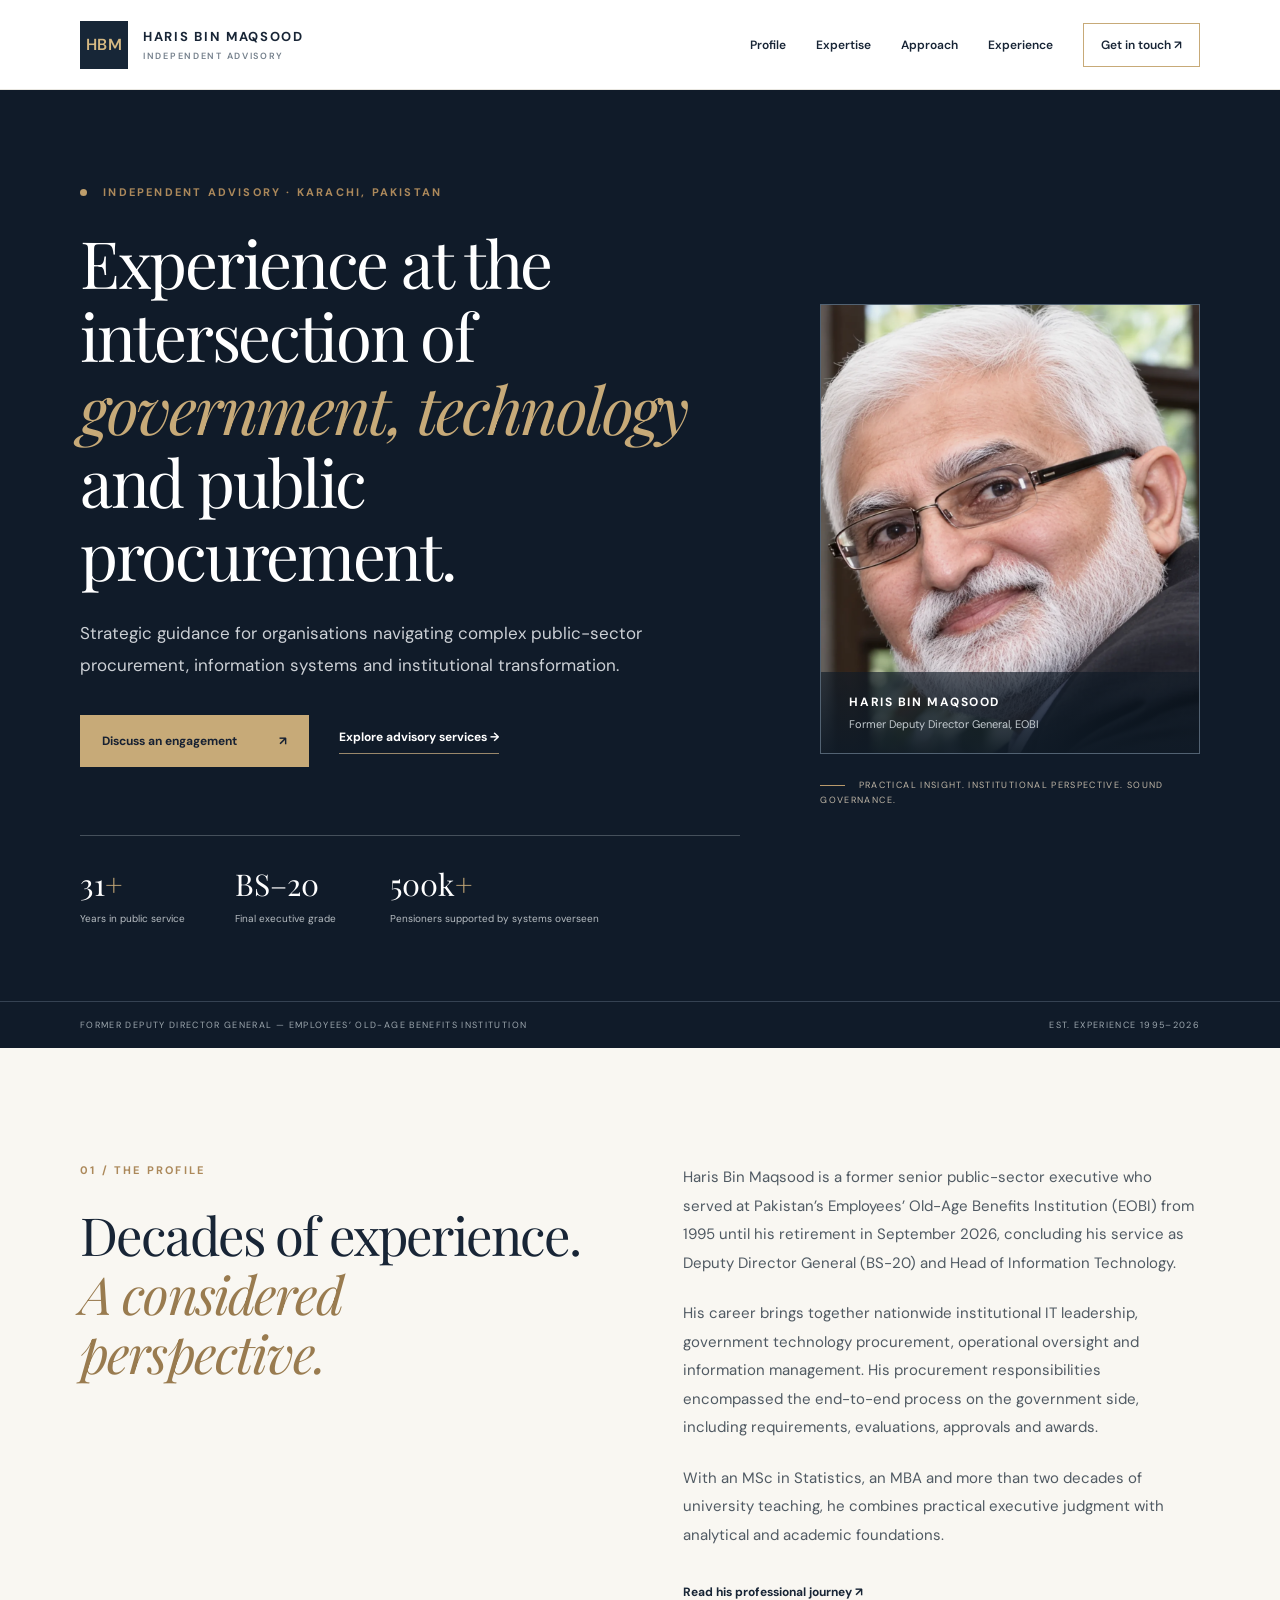
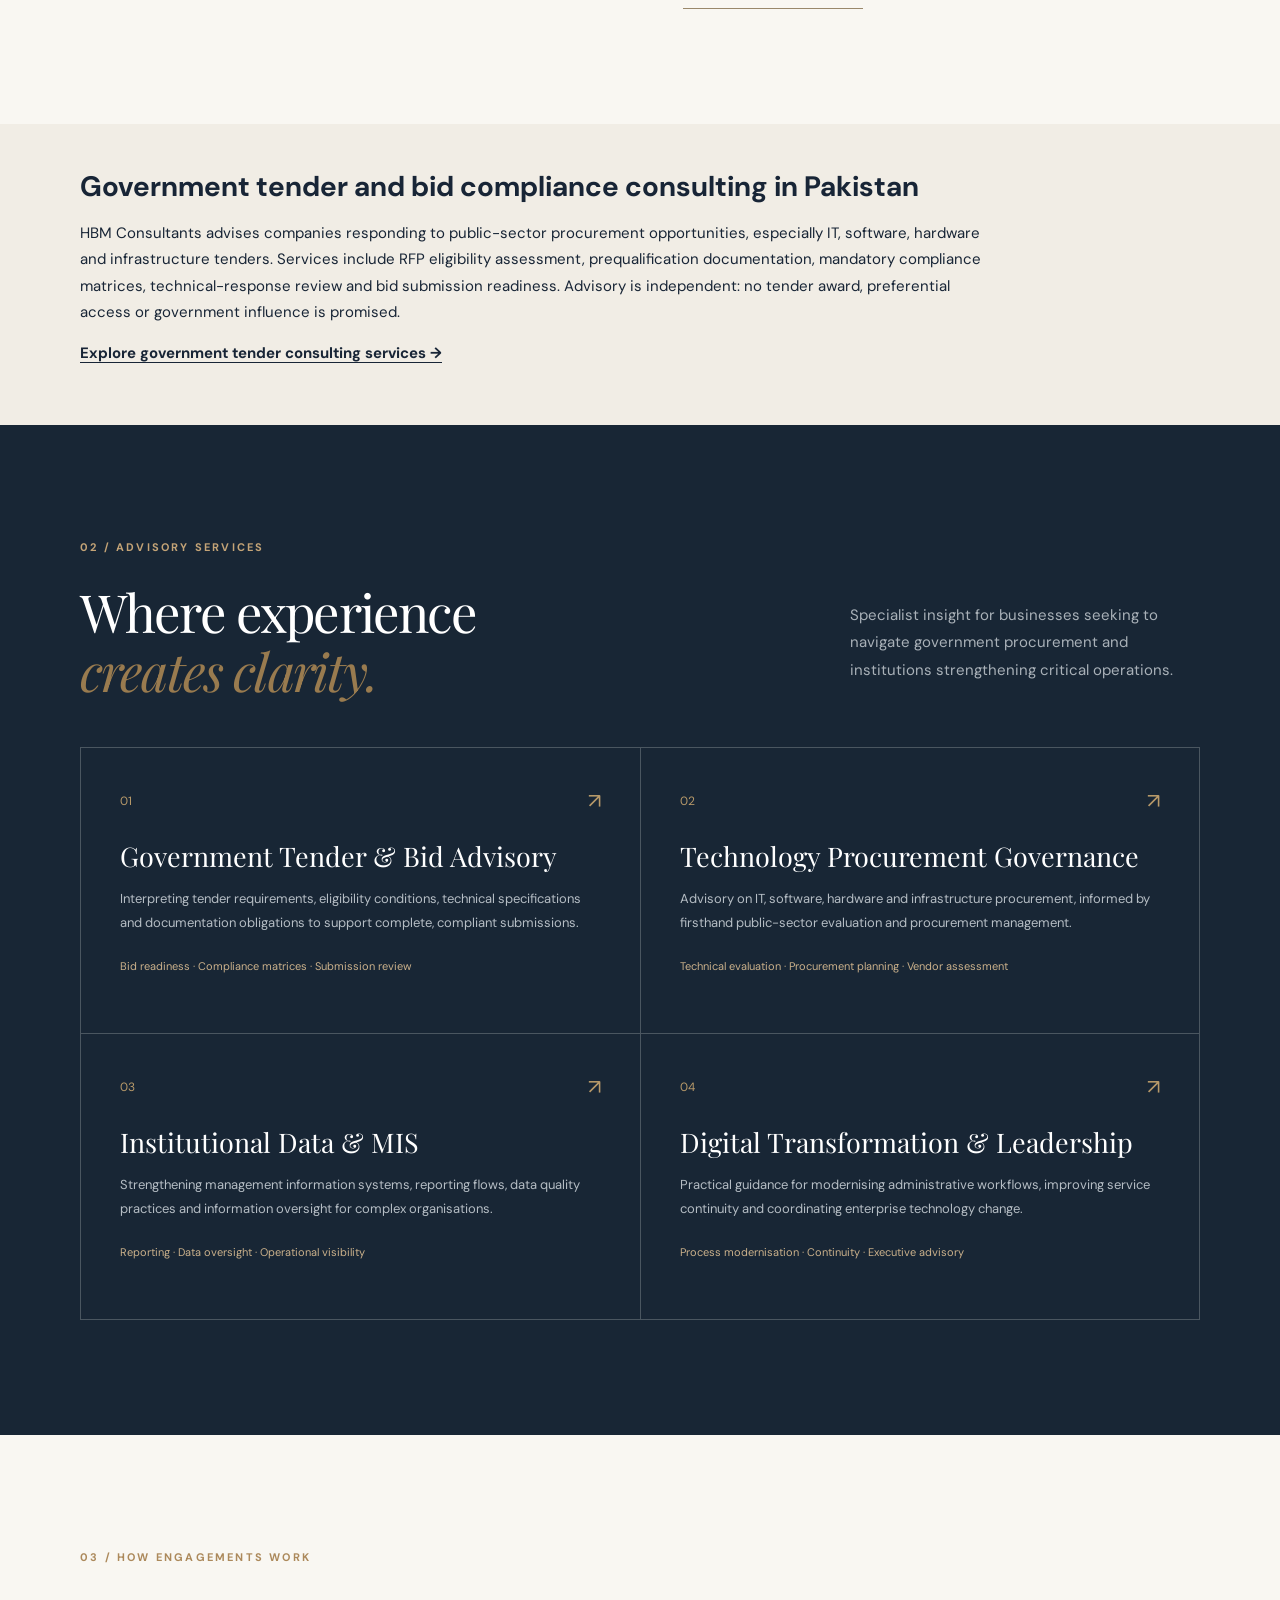
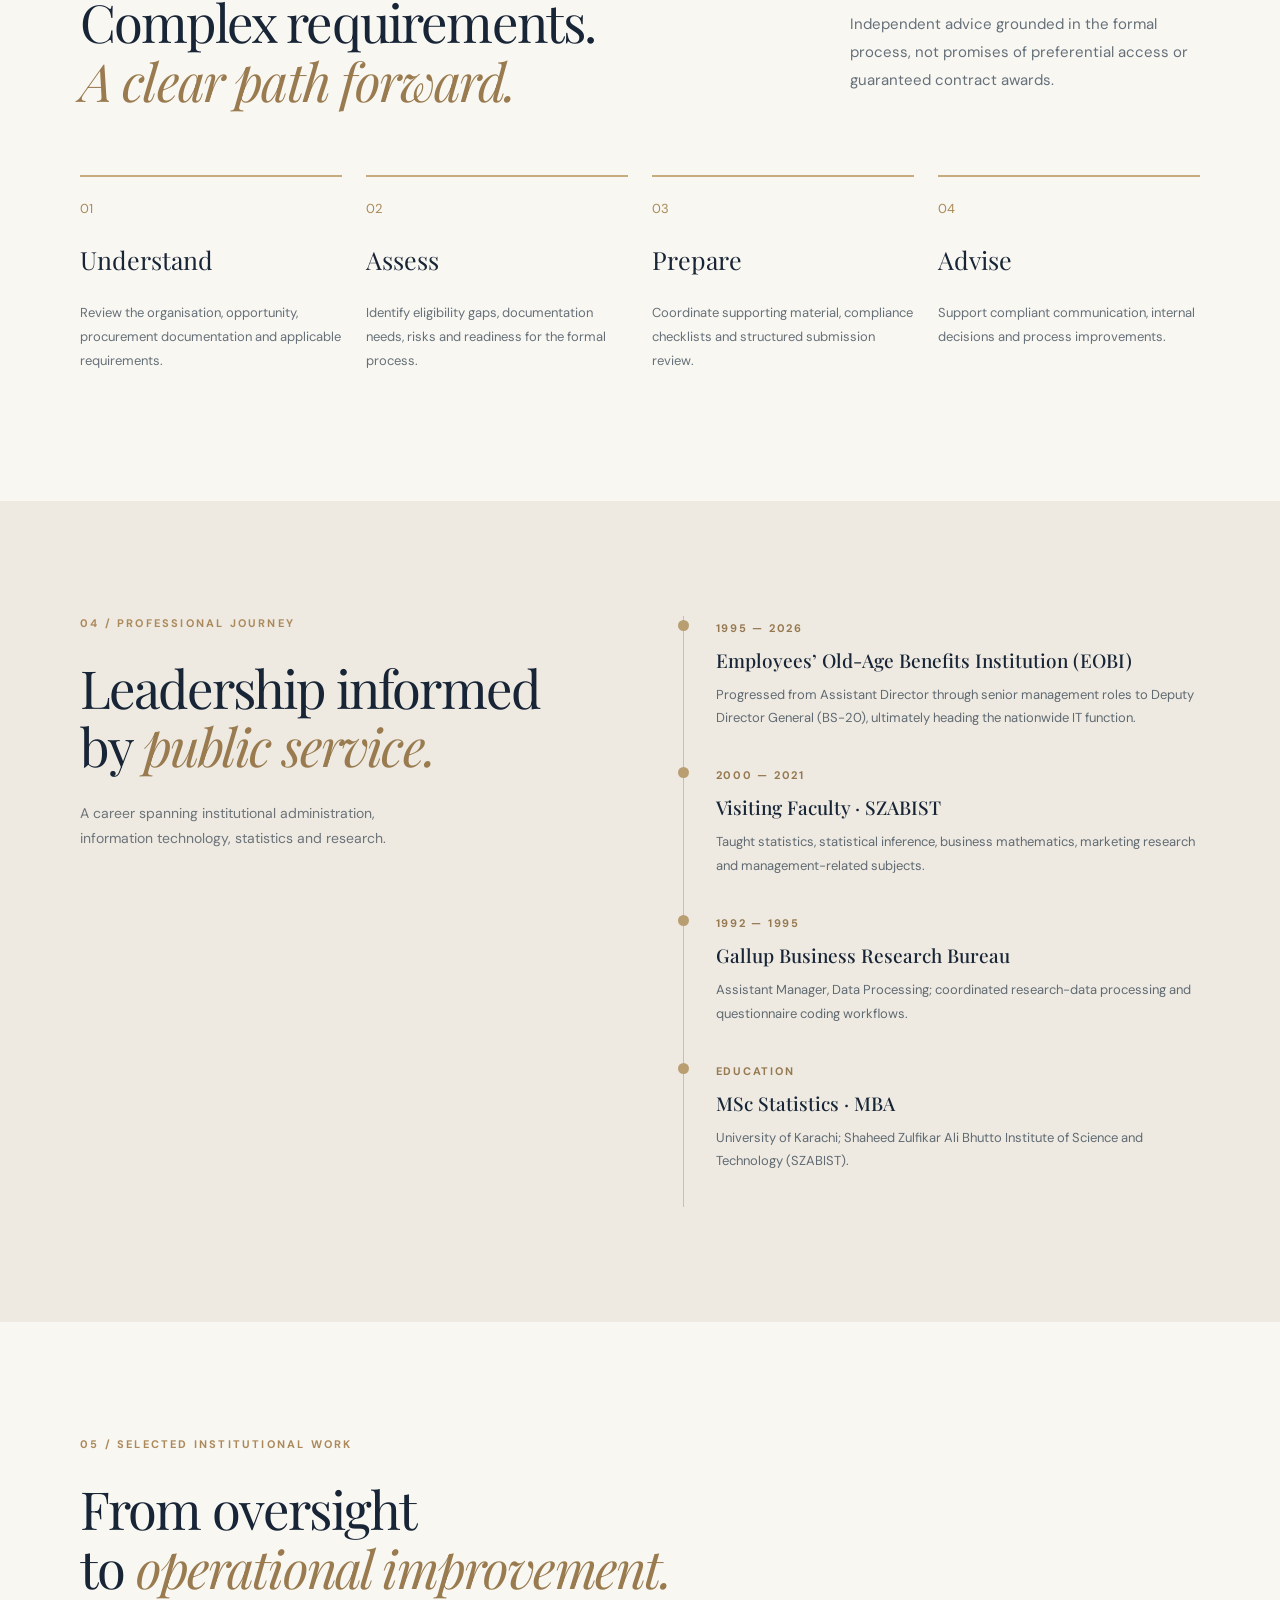
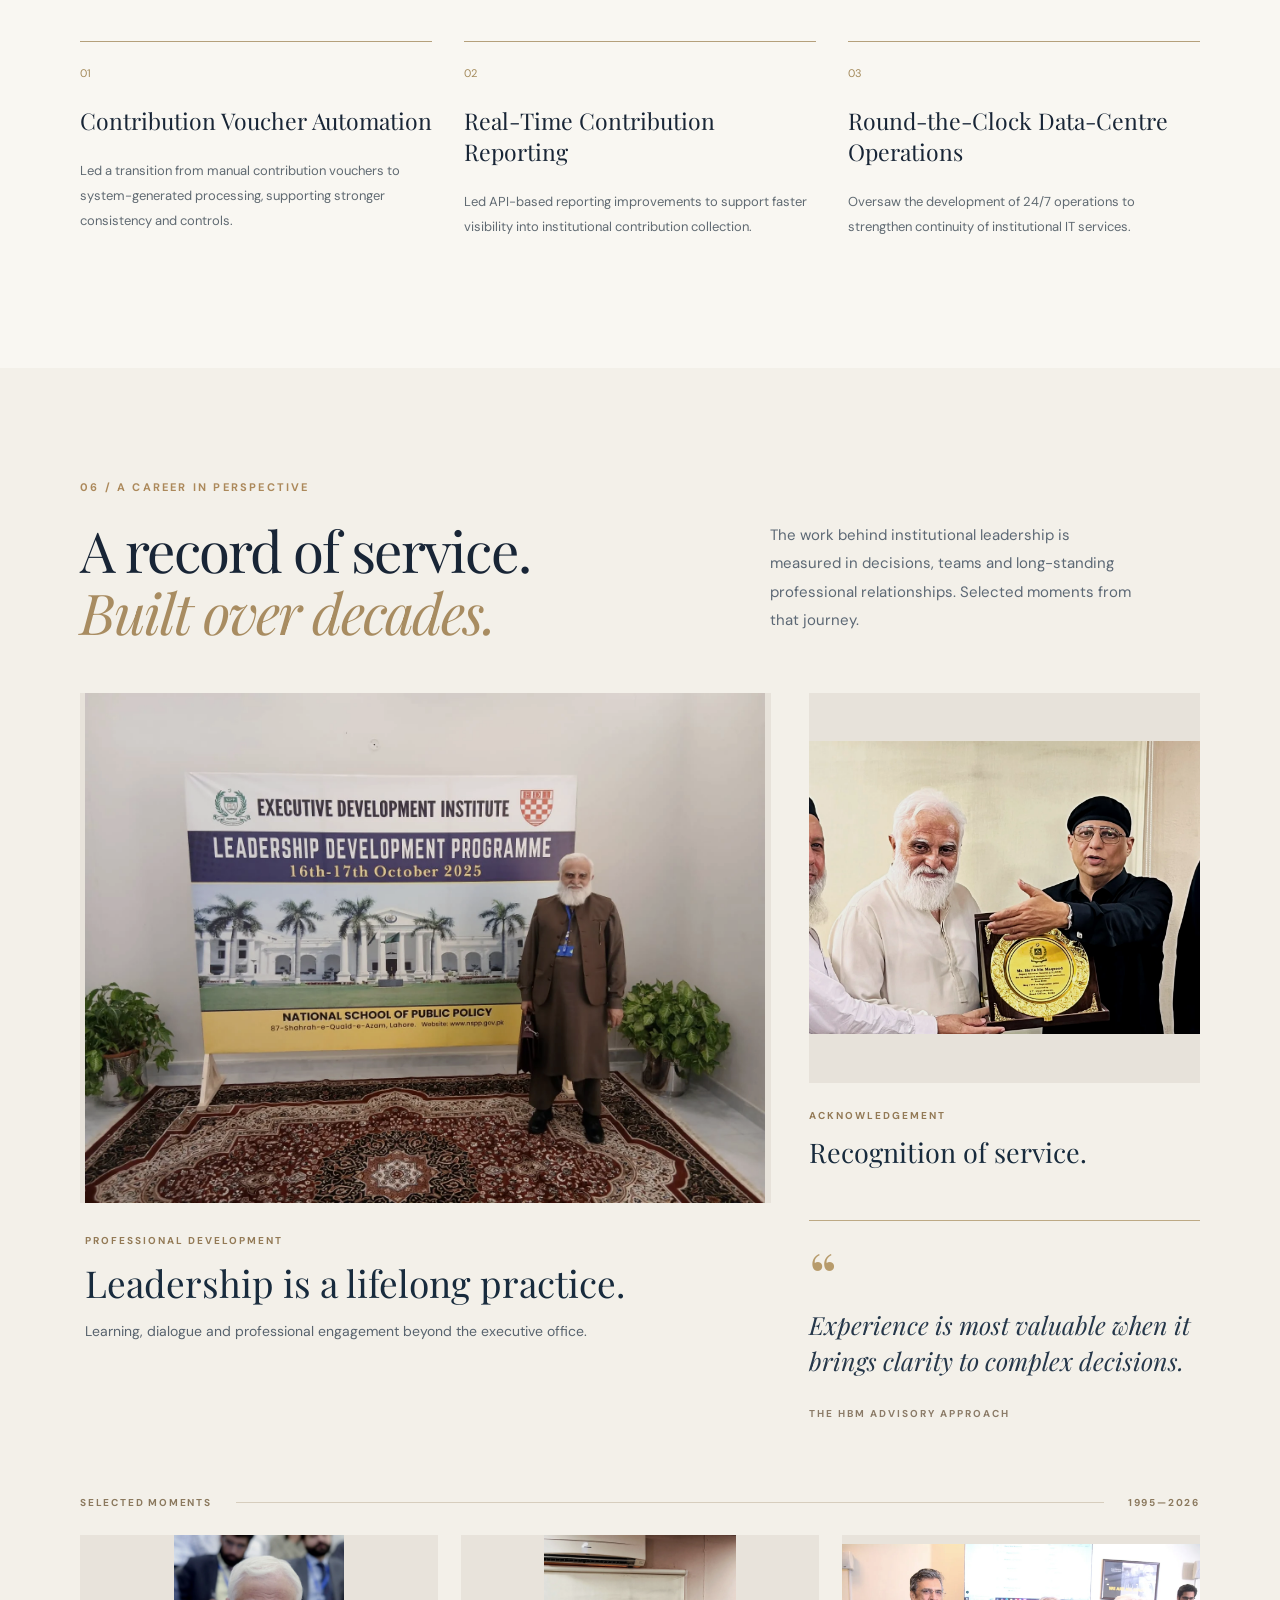
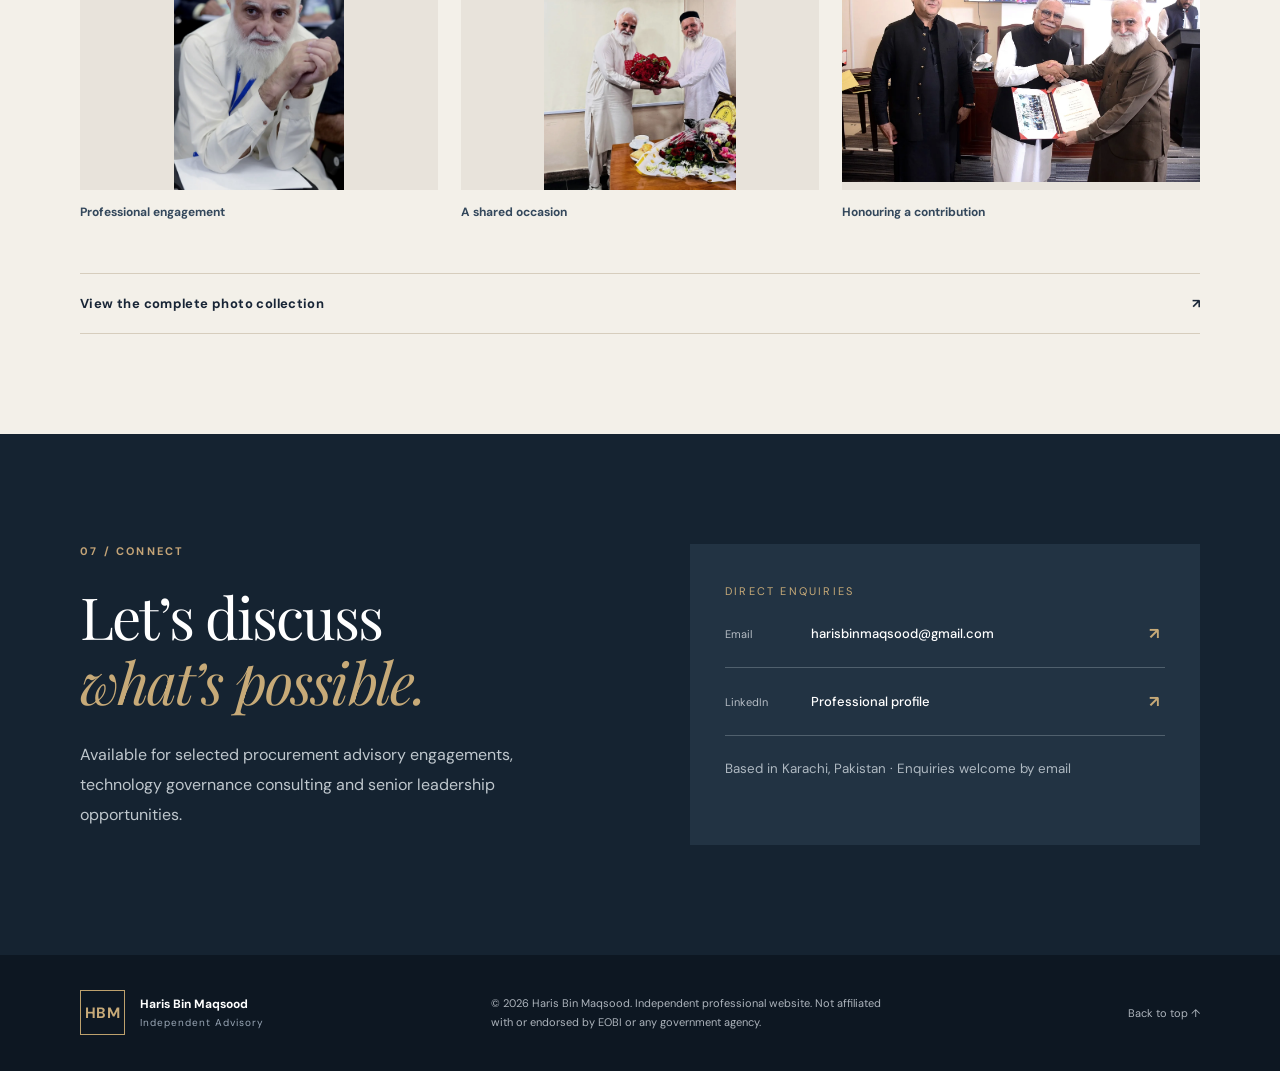
<file: index.html>
<!doctype html>
<html lang="en">
<head>
<meta charset="utf-8"><meta name="viewport" content="width=device-width,initial-scale=1"><meta name="theme-color" content="#111c2a">
<title>Government Tender & IT Procurement Consultant Pakistan | HBM</title>
<meta name="description" content="HBM Consultants provides government tender documentation, bid compliance, IT procurement and public-sector advisory in Karachi and across Pakistan. Led by Haris Bin Maqsood.">
<link rel="canonical" href="https://hbm-consultants.com/"><meta name="robots" content="index,follow,max-image-preview:large"><meta property="og:url" content="https://hbm-consultants.com/"><meta property="og:site_name" content="HBM Consultants"><meta property="og:title" content="Government Tender & IT Procurement Advisory | HBM Consultants"><meta property="og:description" content="Government tender documentation, bid compliance, IT procurement and technology governance advisory across Pakistan."><meta property="og:type" content="website">
<link rel="icon" href="favicon.svg" type="image/svg+xml"><link rel="stylesheet" href="styles.css">
<script type="application/ld+json">{"@context":"https://schema.org","@type":"Person","name":"Haris Bin Maqsood","jobTitle":"Independent Public Procurement and Technology Governance Advisor","address":{"@type":"PostalAddress","addressLocality":"Karachi","addressCountry":"PK"},"sameAs":["https://www.linkedin.com/in/haris-maqsood-73508753/"]}</script>
<style>.seo-service-intro{background:#f1ede5;padding:44px 0}.seo-service-intro h2{font-size:clamp(1.35rem,2.2vw,1.9rem);margin:0 0 12px}.seo-service-intro p{max-width:920px;line-height:1.75;font-size:15px}.seo-service-intro a{font-weight:700;text-decoration:underline;text-underline-offset:4px}</style></head>
<body>
<header class="header" id="top"><div class="wrap nav"><a class="brand" href="#top"><span class="brandmark">HBM</span><span>HARIS BIN MAQSOOD<small>INDEPENDENT ADVISORY</small></span></a><button class="menu" id="menu" aria-label="Toggle menu" aria-expanded="false">☰</button><nav id="navigation"><a href="#about">Profile</a><a href="#expertise">Expertise</a><a href="#approach">Approach</a><a href="#career">Experience</a><a class="nav-contact" href="#contact">Get in touch ↗</a></nav></div></header>
<main>
<section class="hero"><div class="wrap hero-grid"><div class="hero-copy"><div class="eyebrow"><span class="dot"></span> INDEPENDENT ADVISORY · KARACHI, PAKISTAN</div><h1>Experience at the intersection of <em>government, technology</em> and public procurement.</h1><p class="lead">Strategic guidance for organisations navigating complex public-sector procurement, information systems and institutional transformation.</p><div class="actions"><a class="btn gold" href="#contact">Discuss an engagement <span>↗</span></a><a class="text-link" href="#expertise">Explore advisory services <span>→</span></a></div><div class="numbers"><div><strong>31<span>+</span></strong><small>Years in public service</small></div><div><strong>BS–20</strong><small>Final executive grade</small></div><div><strong>500k<span>+</span></strong><small>Pensioners supported by systems overseen</small></div></div></div><div class="hero-side"><div class="portrait"><img class="hero-photo" src="assets/leadership-portrait.webp" alt="Portrait of Haris Bin Maqsood" fetchpriority="high" width="1254" height="1254"><div class="portrait-caption"><span>HARIS BIN MAQSOOD</span><small>Former Deputy Director General, EOBI</small></div></div><div class="side-note"><span class="line"></span> PRACTICAL INSIGHT. INSTITUTIONAL PERSPECTIVE. SOUND GOVERNANCE.</div></div></div><div class="hero-bottom"><div class="wrap"><span>FORMER DEPUTY DIRECTOR GENERAL — EMPLOYEES’ OLD-AGE BENEFITS INSTITUTION</span><span>EST. EXPERIENCE 1995–2026</span></div></div></section>
<section class="section about" id="about"><div class="wrap two-col"><div><div class="section-index">01 / THE PROFILE</div><h2>Decades of experience.<br><em>A considered perspective.</em></h2></div><div class="prose"><p>Haris Bin Maqsood is a former senior public-sector executive who served at Pakistan’s Employees’ Old-Age Benefits Institution (EOBI) from 1995 until his retirement in September 2026, concluding his service as Deputy Director General (BS-20) and Head of Information Technology.</p><p>His career brings together nationwide institutional IT leadership, government technology procurement, operational oversight and information management. His procurement responsibilities encompassed the end-to-end process on the government side, including requirements, evaluations, approvals and awards.</p><p>With an MSc in Statistics, an MBA and more than two decades of university teaching, he combines practical executive judgment with analytical and academic foundations.</p><a class="inline-link" href="#career">Read his professional journey <span>↗</span></a></div></div></section>
<section class="seo-service-intro" aria-label="Tender and procurement consultancy"><div class="wrap"><h2>Government tender and bid compliance consulting in Pakistan</h2><p>HBM Consultants advises companies responding to public-sector procurement opportunities, especially IT, software, hardware and infrastructure tenders. Services include RFP eligibility assessment, prequalification documentation, mandatory compliance matrices, technical-response review and bid submission readiness. Advisory is independent: no tender award, preferential access or government influence is promised.</p><p><a href="government-tender-consultancy.html">Explore government tender consulting services →</a></p></div></section>
<section class="section dark" id="expertise"><div class="wrap"><div class="section-index light">02 / ADVISORY SERVICES</div><div class="section-heading"><h2>Where experience<br><em>creates clarity.</em></h2><p>Specialist insight for businesses seeking to navigate government procurement and institutions strengthening critical operations.</p></div><div class="services"><article class="service"><div class="service-top"><span>01</span><span class="service-symbol">↗</span></div><h3>Government Tender & Bid Advisory</h3><p>Interpreting tender requirements, eligibility conditions, technical specifications and documentation obligations to support complete, compliant submissions.</p><div class="tags">Bid readiness · Compliance matrices · Submission review</div></article><article class="service"><div class="service-top"><span>02</span><span class="service-symbol">↗</span></div><h3>Technology Procurement Governance</h3><p>Advisory on IT, software, hardware and infrastructure procurement, informed by firsthand public-sector evaluation and procurement management.</p><div class="tags">Technical evaluation · Procurement planning · Vendor assessment</div></article><article class="service"><div class="service-top"><span>03</span><span class="service-symbol">↗</span></div><h3>Institutional Data & MIS</h3><p>Strengthening management information systems, reporting flows, data quality practices and information oversight for complex organisations.</p><div class="tags">Reporting · Data oversight · Operational visibility</div></article><article class="service"><div class="service-top"><span>04</span><span class="service-symbol">↗</span></div><h3>Digital Transformation & Leadership</h3><p>Practical guidance for modernising administrative workflows, improving service continuity and coordinating enterprise technology change.</p><div class="tags">Process modernisation · Continuity · Executive advisory</div></article></div></div></section>
<section class="section approach" id="approach"><div class="wrap"><div class="section-index">03 / HOW ENGAGEMENTS WORK</div><div class="section-heading"><h2>Complex requirements.<br><em>A clear path forward.</em></h2><p>Independent advice grounded in the formal process, not promises of preferential access or guaranteed contract awards.</p></div><div class="steps"><div><span>01</span><h3>Understand</h3><p>Review the organisation, opportunity, procurement documentation and applicable requirements.</p></div><div><span>02</span><h3>Assess</h3><p>Identify eligibility gaps, documentation needs, risks and readiness for the formal process.</p></div><div><span>03</span><h3>Prepare</h3><p>Coordinate supporting material, compliance checklists and structured submission review.</p></div><div><span>04</span><h3>Advise</h3><p>Support compliant communication, internal decisions and process improvements.</p></div></div></div></section>
<section class="section career" id="career"><div class="wrap two-col"><div><div class="section-index">04 / PROFESSIONAL JOURNEY</div><h2>Leadership informed<br>by <em>public service.</em></h2><p class="muted">A career spanning institutional administration, information technology, statistics and research.</p></div><div class="timeline"><div class="event"><small>1995 — 2026</small><h3>Employees’ Old-Age Benefits Institution (EOBI)</h3><p>Progressed from Assistant Director through senior management roles to Deputy Director General (BS-20), ultimately heading the nationwide IT function.</p></div><div class="event"><small>2000 — 2021</small><h3>Visiting Faculty · SZABIST</h3><p>Taught statistics, statistical inference, business mathematics, marketing research and management-related subjects.</p></div><div class="event"><small>1992 — 1995</small><h3>Gallup Business Research Bureau</h3><p>Assistant Manager, Data Processing; coordinated research-data processing and questionnaire coding workflows.</p></div><div class="event"><small>EDUCATION</small><h3>MSc Statistics · MBA</h3><p>University of Karachi; Shaheed Zulfikar Ali Bhutto Institute of Science and Technology (SZABIST).</p></div></div></div></section>
<section class="section impact"><div class="wrap"><div class="section-index">05 / SELECTED INSTITUTIONAL WORK</div><h2>From oversight<br>to <em>operational improvement.</em></h2><div class="impact-grid"><article><div class="rule"></div><span>01</span><h3>Contribution Voucher Automation</h3><p>Led a transition from manual contribution vouchers to system-generated processing, supporting stronger consistency and controls.</p></article><article><div class="rule"></div><span>02</span><h3>Real-Time Contribution Reporting</h3><p>Led API-based reporting improvements to support faster visibility into institutional contribution collection.</p></article><article><div class="rule"></div><span>03</span><h3>Round-the-Clock Data-Centre Operations</h3><p>Oversaw the development of 24/7 operations to strengthen continuity of institutional IT services.</p></article></div></div></section>
<section class="editorial-section" id="gallery" aria-labelledby="gallery-title">
<div class="wrap">
  <div class="editorial-intro">
    <div><div class="section-index">06 / A CAREER IN PERSPECTIVE</div>
    <h2 id="gallery-title">A record of service.<br><em>Built over decades.</em></h2></div>
    <p>The work behind institutional leadership is measured in decisions, teams and long-standing professional relationships. Selected moments from that journey.</p>
  </div>
  <div class="story-layout">
    <figure class="story-lead">
      <div class="photo-mat photo-mat-wide"><img src="assets/leadership-programme.webp" alt="Haris Bin Maqsood participating in a professional leadership programme" loading="lazy" decoding="async"></div>
      <figcaption><span class="story-kicker">Professional development</span><h3>Leadership is a lifelong practice.</h3><p>Learning, dialogue and professional engagement beyond the executive office.</p></figcaption>
    </figure>
    <div class="story-side">
      <figure class="story-feature">
        <div class="photo-mat"><img src="assets/award-presentation.webp" alt="A formal award presentation with colleagues" loading="lazy" decoding="async"></div>
        <figcaption><span class="story-kicker">Acknowledgement</span><h3>Recognition of service.</h3></figcaption>
      </figure>
      <div class="story-quote"><span class="quote-mark">“</span><p>Experience is most valuable when it brings clarity to complex decisions.</p><span class="quote-credit">THE HBM ADVISORY APPROACH</span></div>
    </div>
  </div>
  <div class="moments-divider"><span>SELECTED MOMENTS</span><div></div><span>1995—2026</span></div>
  <div class="moments-row">
    <figure><div class="moment-frame"><img src="assets/ceremony-portrait.webp" alt="Haris Bin Maqsood at a professional gathering" loading="lazy"></div><figcaption>Professional engagement</figcaption></figure>
    <figure><div class="moment-frame"><img src="assets/event-bouquet.webp" alt="Colleagues exchanging a bouquet during a formal event" loading="lazy"></div><figcaption>A shared occasion</figcaption></figure>
    <figure><div class="moment-frame"><img src="assets/official-recognition.webp" alt="Haris Bin Maqsood being presented with a commemorative plaque" loading="lazy"></div><figcaption>Honouring a contribution</figcaption></figure>
  </div>
  <details class="photo-archive"><summary>View the complete photo collection <span aria-hidden="true">↗</span></summary>
    <p>Additional approved portraits and professional imagery.</p>
    <div class="archive-grid">
      <figure><img src="assets/executive-boardroom.webp" alt="Boardroom photograph of Haris Bin Maqsood" loading="lazy"></figure>
      <figure><img src="assets/boardroom-review.webp" alt="A senior executive at a meeting table" loading="lazy"></figure>
      <figure><img src="assets/professional-honour.webp" alt="Haris Bin Maqsood at a formal recognition event" loading="lazy"></figure>
      <figure><img src="assets/leadership-portrait.webp" alt="Portrait of Haris Bin Maqsood" loading="lazy"></figure>
    </div>
  </details>
</div></section>
<section class="contact-section" id="contact"><div class="wrap contact-grid"><div><div class="section-index light">07 / CONNECT</div><h2>Let’s discuss<br><em>what’s possible.</em></h2><p>Available for selected procurement advisory engagements, technology governance consulting and senior leadership opportunities.</p></div><div class="contact-card"><span>DIRECT ENQUIRIES</span><a class="contact-line" href="mailto:harisbinmaqsood@gmail.com?subject=Professional%20Advisory%20Enquiry"><span>Email</span><strong>harisbinmaqsood@gmail.com</strong><b>↗</b></a><a class="contact-line" href="https://www.linkedin.com/in/haris-maqsood-73508753/" target="_blank" rel="noopener noreferrer"><span>LinkedIn</span><strong>Professional profile</strong><b>↗</b></a><small>Based in Karachi, Pakistan · Enquiries welcome by email</small></div></div></section>
</main><footer class="footer"><div class="wrap"><div><strong>HBM</strong><span>Haris Bin Maqsood <small>Independent Advisory</small></span></div><p>© <span id="year">2026</span> Haris Bin Maqsood. Independent professional website. Not affiliated with or endorsed by EOBI or any government agency.</p><a href="#top">Back to top ↑</a></div></footer>
<script src="script.js"></script></body></html>
</file>
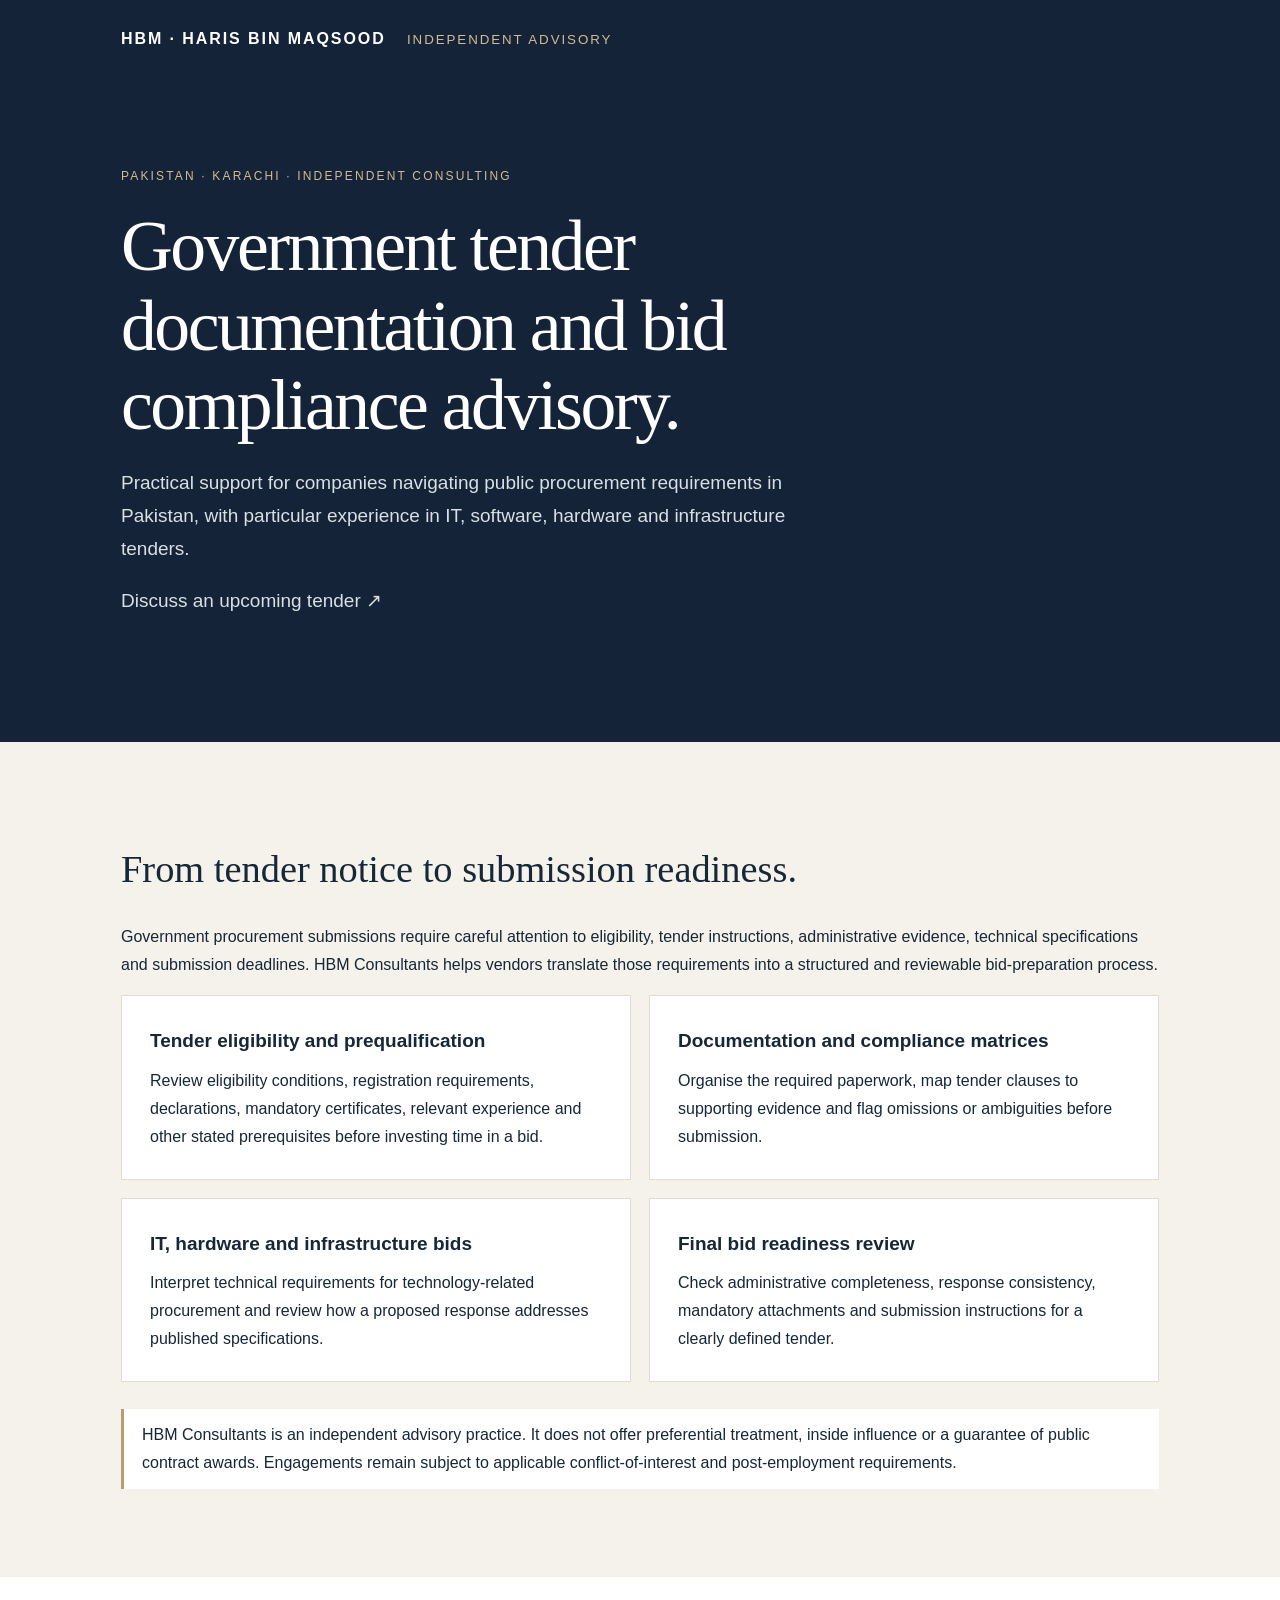
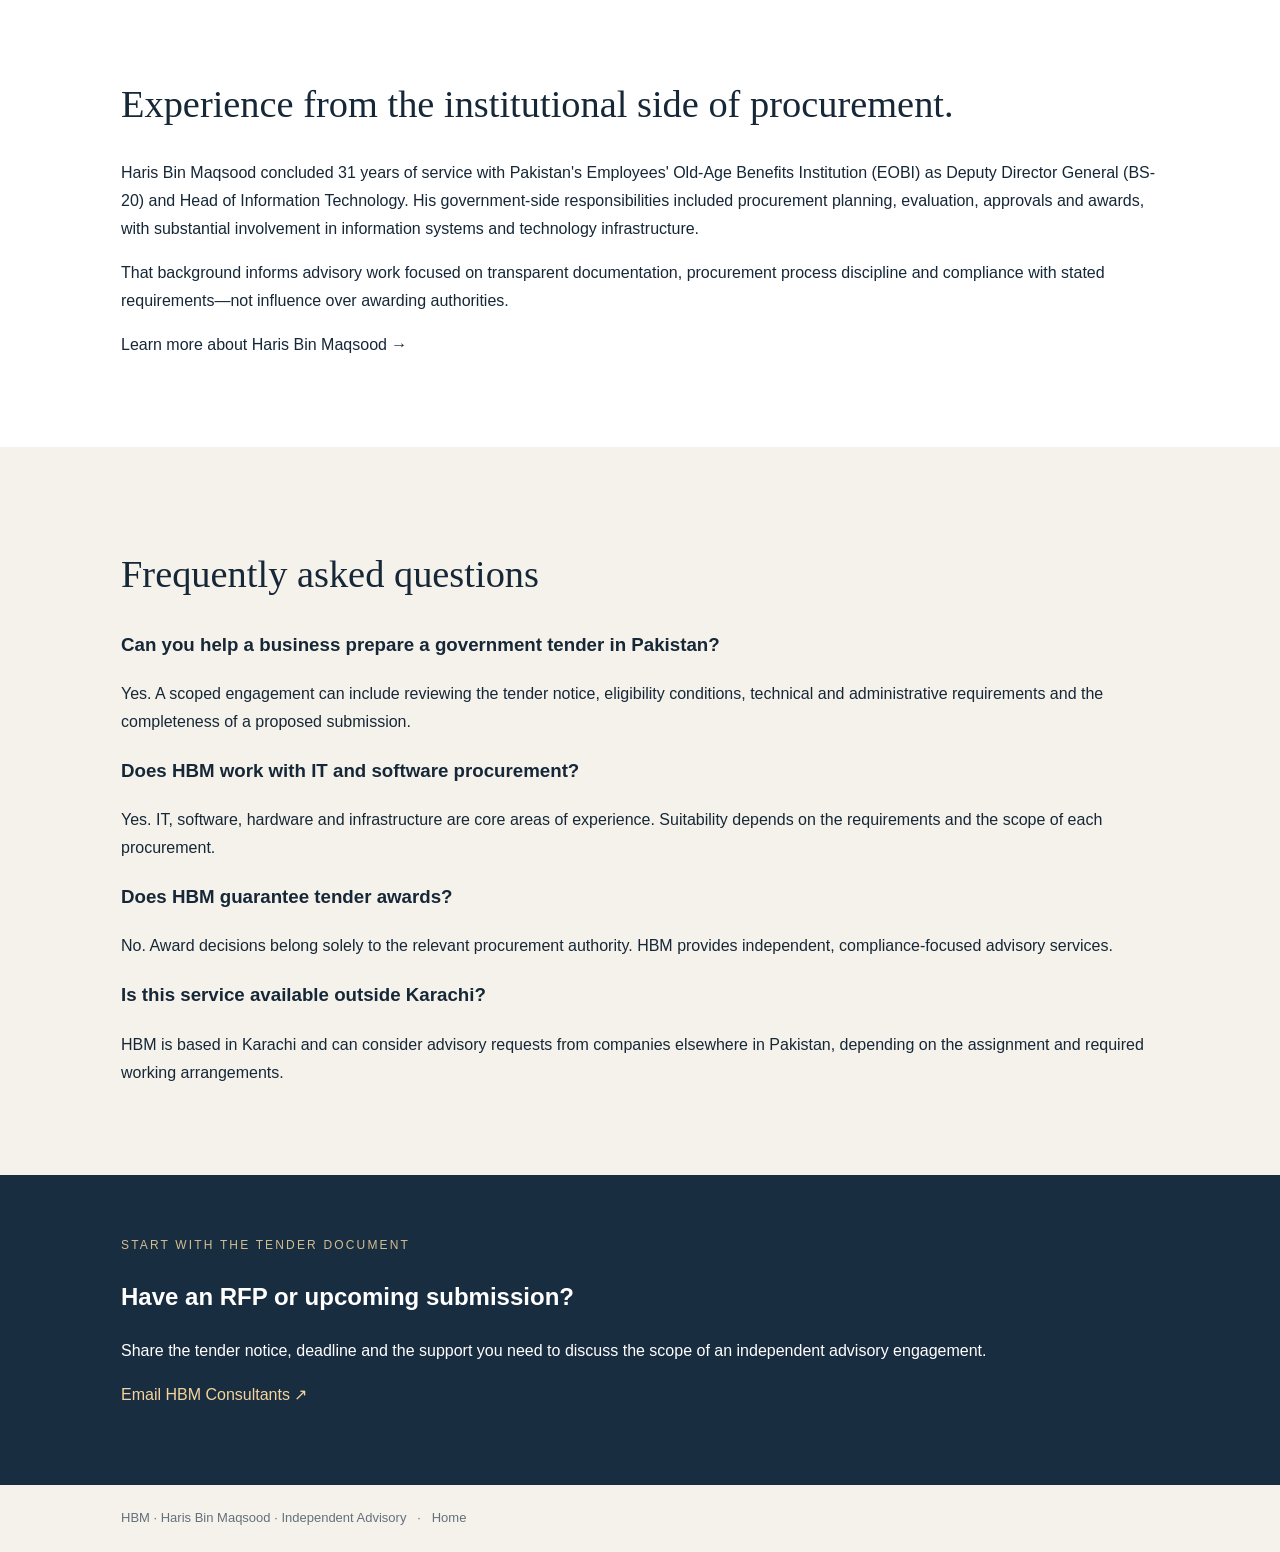
<file: government-tender-consultancy.html>
<!doctype html>
<html lang="en"><head><meta charset="utf-8"><meta name="viewport" content="width=device-width,initial-scale=1">
<title>Government Tender Consultant Pakistan | Bid Documentation & Compliance | HBM</title>
<meta name="description" content="Independent government tender consulting in Pakistan: bid documentation, RFP eligibility reviews, compliance checklists and IT procurement advisory from HBM Consultants.">
<meta name="robots" content="index,follow,max-image-preview:large"><link rel="canonical" href="https://hbm-consultants.com/government-tender-consultancy.html">
<link rel="icon" href="favicon.svg" type="image/svg+xml"><link rel="stylesheet" href="styles.css">
<meta property="og:type" content="website"><meta property="og:title" content="Government Tender & Bid Compliance Consulting | HBM"><meta property="og:url" content="https://hbm-consultants.com/government-tender-consultancy.html">
<meta property="og:description" content="Practical tender documentation, eligibility, compliance and IT procurement advisory in Pakistan.">
<script type="application/ld+json">{"@context":"https://schema.org","@type":"Service","name":"Government Tender Documentation and Bid Compliance Advisory","serviceType":"Government tender documentation and bid compliance advisory","areaServed":{"@type":"Country","name":"Pakistan"},"provider":{"@type":"Organization","name":"HBM Consultants","url":"https://hbm-consultants.com/"},"description":"Independent tender eligibility, documentation, compliance matrix and technical bid response review, especially for government IT, software, hardware and infrastructure procurement."}</script>
<style>body{margin:0;background:#f5f2eb;color:#162737;font-family:Arial,Helvetica,sans-serif;line-height:1.75}a{color:inherit}.wrap-seo{max-width:1090px;margin:auto;padding:0 26px}.topbar{padding:25px 0;background:#142337;color:white}.topbar a{text-decoration:none;font-weight:bold;letter-spacing:.12em}.topbar small{color:#d1bd92;font-weight:normal;margin-left:15px}.hero-seo{background:#142337;color:white;padding:88px 0 105px}.eyebrow-seo{text-transform:uppercase;letter-spacing:.18em;font-size:12px;color:#d1bd92}.hero-seo h1{max-width:910px;font:normal clamp(2.6rem,5.6vw,5.4rem)/1.11 Georgia,serif;letter-spacing:-.035em;margin:20px 0}.hero-seo p{max-width:690px;color:#d8e0e5;font-size:19px}.sections-seo{padding:72px 0}.sections-seo h2{font:normal clamp(1.8rem,3vw,2.7rem)/1.2 Georgia,serif}.grid-seo{display:grid;grid-template-columns:repeat(2,minmax(0,1fr));gap:18px}.panel-seo{background:#fff;border:1px solid #e2dbcf;padding:28px}.panel-seo h3{margin:0 0 9px;font-size:19px}.panel-seo p{margin:0}.note-seo{border-left:3px solid #b89e6d;padding:12px 18px;background:#fff;margin-top:27px}.cta-seo{background:#192d40;color:white;padding:60px 0}.cta-seo a{color:#f4d39c}.footer-seo{padding:22px 0;font-size:13px;color:#64707c}@media(max-width:660px){.grid-seo{grid-template-columns:1fr}.hero-seo{padding:58px 0}.topbar small{display:block;margin-left:0}}</style></head>
<body>
<header class="topbar"><div class="wrap-seo"><a href="/">HBM · HARIS BIN MAQSOOD <small>INDEPENDENT ADVISORY</small></a></div></header>
<main><section class="hero-seo"><div class="wrap-seo"><div class="eyebrow-seo">Pakistan · Karachi · Independent consulting</div><h1>Government tender documentation and bid compliance advisory.</h1><p>Practical support for companies navigating public procurement requirements in Pakistan, with particular experience in IT, software, hardware and infrastructure tenders.</p><p><a href="#contact">Discuss an upcoming tender ↗</a></p></div></section>
<section class="sections-seo"><div class="wrap-seo"><h2>From tender notice to submission readiness.</h2><p>Government procurement submissions require careful attention to eligibility, tender instructions, administrative evidence, technical specifications and submission deadlines. HBM Consultants helps vendors translate those requirements into a structured and reviewable bid-preparation process.</p><div class="grid-seo">
<article class="panel-seo"><h3>Tender eligibility and prequalification</h3><p>Review eligibility conditions, registration requirements, declarations, mandatory certificates, relevant experience and other stated prerequisites before investing time in a bid.</p></article>
<article class="panel-seo"><h3>Documentation and compliance matrices</h3><p>Organise the required paperwork, map tender clauses to supporting evidence and flag omissions or ambiguities before submission.</p></article>
<article class="panel-seo"><h3>IT, hardware and infrastructure bids</h3><p>Interpret technical requirements for technology-related procurement and review how a proposed response addresses published specifications.</p></article>
<article class="panel-seo"><h3>Final bid readiness review</h3><p>Check administrative completeness, response consistency, mandatory attachments and submission instructions for a clearly defined tender.</p></article>
</div><p class="note-seo">HBM Consultants is an independent advisory practice. It does not offer preferential treatment, inside influence or a guarantee of public contract awards. Engagements remain subject to applicable conflict-of-interest and post-employment requirements.</p></div></section>
<section class="sections-seo" style="background:white"><div class="wrap-seo"><h2>Experience from the institutional side of procurement.</h2><p>Haris Bin Maqsood concluded 31 years of service with Pakistan's Employees' Old-Age Benefits Institution (EOBI) as Deputy Director General (BS-20) and Head of Information Technology. His government-side responsibilities included procurement planning, evaluation, approvals and awards, with substantial involvement in information systems and technology infrastructure.</p><p>That background informs advisory work focused on transparent documentation, procurement process discipline and compliance with stated requirements—not influence over awarding authorities.</p><p><a href="/#about">Learn more about Haris Bin Maqsood →</a></p></div></section>
<section class="sections-seo"><div class="wrap-seo"><h2>Frequently asked questions</h2><h3>Can you help a business prepare a government tender in Pakistan?</h3><p>Yes. A scoped engagement can include reviewing the tender notice, eligibility conditions, technical and administrative requirements and the completeness of a proposed submission.</p><h3>Does HBM work with IT and software procurement?</h3><p>Yes. IT, software, hardware and infrastructure are core areas of experience. Suitability depends on the requirements and the scope of each procurement.</p><h3>Does HBM guarantee tender awards?</h3><p>No. Award decisions belong solely to the relevant procurement authority. HBM provides independent, compliance-focused advisory services.</p><h3>Is this service available outside Karachi?</h3><p>HBM is based in Karachi and can consider advisory requests from companies elsewhere in Pakistan, depending on the assignment and required working arrangements.</p></div></section>
<section class="cta-seo" id="contact"><div class="wrap-seo"><div class="eyebrow-seo">Start with the tender document</div><h2>Have an RFP or upcoming submission?</h2><p>Share the tender notice, deadline and the support you need to discuss the scope of an independent advisory engagement.</p><p><a href="mailto:harisbinmaqsood@gmail.com?subject=Government%20Tender%20Advisory%20Enquiry">Email HBM Consultants ↗</a></p></div></section></main><footer class="footer-seo"><div class="wrap-seo">HBM · Haris Bin Maqsood · Independent Advisory &nbsp; · &nbsp; <a href="/">Home</a></div></footer></body></html>
</file>
<file: styles.css>
@import url('https://fonts.googleapis.com/css2?family=DM+Sans:wght@400;500;600;700&family=Playfair+Display:ital,wght@0,400;0,500;0,600;1,400;1,500&display=swap');
:root{--ink:#182536;--night:#101b29;--gold:#c7aa78;--paper:#f9f7f2;--muted:#5c6670}*{box-sizing:border-box}html{scroll-behavior:smooth}body{margin:0;font-family:'DM Sans',sans-serif;color:var(--ink);background:var(--paper)}a{color:inherit;text-decoration:none}.wrap{max-width:1192px;padding:0 36px;margin:auto}.header{height:90px;background:#fff;position:sticky;z-index:20;top:0;border-bottom:1px solid #e8e6e0}.nav{display:flex;align-items:center;justify-content:space-between;height:100%}.brand{display:flex;gap:15px;align-items:center;font-size:13px;font-weight:700;letter-spacing:.16em}.brand small{display:block;margin-top:5px;font-size:9px;font-weight:600;letter-spacing:.24em;color:#75808c}.brandmark{width:42px;height:42px;border:1px solid #c7aa78;display:flex;align-items:center;justify-content:center;font-family:'Playfair Display',serif;font-size:18px;color:#a58a5c}.nav nav{display:flex;align-items:center;gap:30px;font-size:12px;font-weight:600}.nav nav a:hover{color:#9e824f}.nav-contact{border:1px solid #c7aa78;padding:13px 17px}.menu{display:none}.hero{background:var(--night);color:#fff;overflow:hidden}.hero-grid{min-height:675px;display:grid;grid-template-columns:1.27fr .73fr;gap:80px;padding-top:95px;padding-bottom:75px}.eyebrow,.section-index{font-size:11px;font-weight:700;letter-spacing:.2em;color:#ac895b}.dot{display:inline-block;background:#be9e6c;width:7px;height:7px;border-radius:50%;margin-right:11px}.hero h1,.section h2,.contact-section h2{font-family:'Playfair Display',serif;font-size:clamp(44px,5.1vw,71px);line-height:1.12;font-weight:400;letter-spacing:-.035em;margin:26px 0}.hero h1 em,.section h2 em,.contact-section h2 em{font-weight:400;color:var(--gold)}.lead{color:#ccd0d5;font-size:17px;line-height:1.9;max-width:580px}.actions{display:flex;align-items:center;gap:30px;margin-top:34px}.btn{font-size:12px;font-weight:700;display:inline-flex;justify-content:space-between;gap:42px;padding:18px 22px}.gold{background:var(--gold);color:#172132}.text-link,.inline-link{font-size:12px;font-weight:700;border-bottom:1px solid #9a886b;padding-bottom:8px}.numbers{display:flex;border-top:1px solid #45505b;margin-top:68px;padding-top:28px;gap:45px}.numbers div{min-width:110px}.numbers strong{font-size:30px;font-family:'Playfair Display',serif;font-weight:400}.numbers strong span{color:var(--gold)}.numbers small{display:block;color:#b7bdc2;font-size:10px;margin-top:7px;line-height:1.5}.hero-side{position:relative;display:flex;flex-direction:column;justify-content:center}.portrait{height:450px;background:radial-gradient(circle at 56% 34%,#4b5b68 0,#263746 38%,#162737 73%);border:1px solid #526272;display:flex;flex-direction:column;align-items:center;justify-content:center;position:relative;overflow:hidden}.portrait:before,.portrait:after{content:'';width:440px;height:440px;border-radius:50%;border:1px solid #66717a;opacity:.25;position:absolute}.portrait:after{width:340px;height:340px}.portrait-monogram{font-family:'Playfair Display',serif;font-size:132px;color:#c6a977;opacity:.82;letter-spacing:-.1em;z-index:1}.portrait-caption{position:absolute;bottom:0;left:0;right:0;padding:22px 28px;background:#12212dde;display:flex;flex-direction:column;gap:7px;z-index:2}.portrait-caption span{font-size:12px;letter-spacing:.13em;font-weight:700}.portrait-caption small{font-size:11px;color:#c4cbd0}.side-note{font-size:9px;letter-spacing:.15em;color:#c0b7a7;margin-top:24px;line-height:1.6}.side-note .line{display:inline-block;background:#b99a6c;height:1px;width:25px;vertical-align:middle;margin-right:10px}.hero-bottom{border-top:1px solid #354252;color:#9da7ae}.hero-bottom .wrap{display:flex;justify-content:space-between;gap:30px;padding-top:17px;padding-bottom:17px;font-size:9px;letter-spacing:.15em}.section{padding:115px 0}.two-col{display:grid;grid-template-columns:1fr 1fr;gap:85px}.section h2{font-size:clamp(38px,4.1vw,56px);margin-top:28px}.section h2 em{color:#997b4f}.prose p{font-size:15px;line-height:1.9;color:#505a63;margin:0 0 22px}.inline-link{display:inline-block;margin-top:13px}.dark{background:#182635;color:white}.light{color:#c4a477}.section-heading{display:flex;align-items:end;justify-content:space-between;gap:80px;margin-bottom:47px}.section-heading h2{margin-bottom:0}.section-heading>p{max-width:350px;line-height:1.85;color:#a9b1b8;font-size:15px}.services{display:grid;grid-template-columns:repeat(2,1fr);gap:1px;background:#4a5660;border:1px solid #4a5660}.service{padding:39px;background:#182635;min-height:285px}.service-top{display:flex;justify-content:space-between;align-items:center;color:#b89a6a;font-size:12px}.service-symbol{font-size:21px}.service h3{font-family:'Playfair Display',serif;font-size:27px;font-weight:400;margin:23px 0 12px}.service p{color:#b5bdc4;line-height:1.85;font-size:13px}.tags{color:#cbb18b;font-size:11px;margin-top:24px}.approach .section-heading>p{color:#65707a}.steps{display:grid;grid-template-columns:repeat(4,1fr);gap:24px;margin-top:65px}.steps>div{border-top:2px solid #c5ab7d;padding-top:20px}.steps span{font-size:13px;color:#a98a59}.steps h3{font-family:'Playfair Display',serif;font-size:25px;font-weight:400}.steps p{font-size:13px;line-height:1.85;color:#667079}.career{background:#eeeae2}.muted{font-size:14px;line-height:1.8;color:#6c7379;max-width:350px}.timeline{border-left:1px solid #c5c0b6;padding-left:32px}.event{position:relative;padding-bottom:34px}.event:before{content:'';position:absolute;left:-38px;top:4px;width:11px;height:11px;border-radius:50%;background:#b99e72}.event small{font-size:11px;letter-spacing:.16em;font-weight:700;color:#967950}.event h3{font-size:19px;font-family:'Playfair Display',serif;font-weight:500;margin:10px 0}.event p{font-size:13px;line-height:1.8;color:#606a72;margin:0}.impact-grid{display:grid;grid-template-columns:repeat(3,1fr);gap:32px;margin-top:45px}.rule{height:1px;background:#b5a07b;margin-bottom:19px}.impact article>span{font-size:11px;color:#a48a5b}.impact h3{font-family:'Playfair Display',serif;font-size:23px;font-weight:400}.impact p{font-size:13px;line-height:1.9;color:#606a72}.contact-section{padding:110px 0;background:#152331;color:white}.contact-grid{display:grid;grid-template-columns:1fr 1fr;gap:100px}.contact-section h2{font-size:58px}.contact-section p{color:#bfc7cd;line-height:1.85}.contact-card{background:#223343;padding:35px}.contact-card>span{font-size:11px;letter-spacing:.2em;color:#c7aa78}.contact-line{border-bottom:1px solid #50606d;display:grid;grid-template-columns:78px 1fr 16px;gap:8px;padding:23px 0;align-items:center}.contact-line span{font-size:11px;color:#b6bdc5}.contact-line strong{font-size:13px;font-weight:500;overflow-wrap:anywhere}.contact-line b{color:#c7aa78}.contact-card>small{display:block;color:#aeb8c1;margin-top:24px}.whatsapp-placeholder{opacity:.55}.footer{background:#0d1722;color:#adb4bc}.footer .wrap{padding-top:28px;padding-bottom:28px;display:flex;align-items:center;justify-content:space-between;gap:30px}.footer .wrap>div{display:flex;align-items:center;gap:15px}.footer strong{color:#c7aa78;font:24px 'Playfair Display',serif}.footer span,.footer p,.footer a{font-size:11px}.footer p{max-width:410px;line-height:1.7}@media(max-width:900px){.hero-grid,.two-col,.contact-grid{grid-template-columns:1fr;gap:35px}.hero-grid{padding-top:70px}.hero-side{display:none}.nav nav{gap:15px}.section-heading{align-items:start;flex-direction:column;gap:5px}.steps{grid-template-columns:repeat(2,1fr)}.section{padding:78px 0}}@media(max-width:650px){.wrap{padding:0 22px}.header{height:70px}.brand{font-size:11px}.brandmark{width:36px;height:36px}.menu{display:block;border:0;background:transparent;color:#172433;font-size:25px}.nav nav{display:none;position:absolute;top:70px;left:0;right:0;background:white;padding:25px;flex-direction:column;align-items:stretch}.nav nav.open{display:flex}.hero-grid{padding-top:64px;padding-bottom:55px;min-height:0}.hero h1{font-size:45px}.lead{font-size:15px}.actions{flex-wrap:wrap}.numbers{gap:16px;justify-content:space-between;margin-top:50px}.numbers div{min-width:0}.numbers strong{font-size:24px}.numbers small{font-size:9px}.hero-bottom .wrap{flex-direction:column;gap:7px}.section h2,.contact-section h2{font-size:41px}.services,.impact-grid{grid-template-columns:1fr}.steps{grid-template-columns:1fr 1fr}.service{min-height:0}.contact-card{padding:24px}.contact-line{grid-template-columns:64px 1fr 12px}.footer .wrap{align-items:flex-start;flex-direction:column}.section{padding:65px 0}}

/* Photographic assets: exclusively from the supplied HBM Drive folder */
.hero-photo{width:100%;height:100%;object-fit:cover;object-position:center 38%;position:absolute;inset:0}.portrait:before,.portrait:after{display:none}.portrait-caption{background:linear-gradient(0deg,rgba(15,26,38,.95),rgba(15,26,38,.65))}.photo-section{background:#f9f7f2}.photo-section .section-heading>p{color:#65707a}.photo-grid{display:grid;grid-template-columns:repeat(3,minmax(0,1fr));gap:20px}.photo-card{margin:0;background:#fff;border:1px solid #e5e0d7;overflow:hidden}.photo-card img{width:100%;height:285px;object-fit:cover;object-position:center 30%;display:block}.photo-card figcaption{font-size:11px;letter-spacing:.03em;line-height:1.5;padding:16px 17px;color:#58636b}.photo-card:nth-child(3n+2) img{object-position:center 18%}@media(max-width:900px){.hero-side{display:flex}.hero-grid{gap:32px}.hero-side .portrait{height:380px;max-width:420px}.photo-grid{grid-template-columns:repeat(2,minmax(0,1fr))}}@media(max-width:600px){.photo-grid{grid-template-columns:1fr 1fr;gap:10px}.photo-card img{height:185px}.photo-card figcaption{padding:10px;font-size:10px}.hero-side .portrait{height:350px}}
/* Principal UX revision — photographic story: preserve faces and award detail */
.photo-section{background:#f4f0e8;padding-block:clamp(60px,8vw,110px)}
.photo-section .section-heading{margin-bottom:36px}
.photo-grid{grid-template-columns:repeat(3,minmax(0,1fr));gap:20px;align-items:start}
.photo-card{background:#fff;border:1px solid #e7e0d6;box-shadow:0 4px 24px rgba(15,27,45,.045)}
.photo-card img,.photo-card:nth-child(3n+2) img{height:300px;object-fit:contain;object-position:center;background:#e4dfd7;filter:brightness(1.025) contrast(1.025) saturate(.93)}
.photo-card:nth-child(1){grid-column:span 2}
.photo-card:nth-child(1) img{height:410px}
.photo-card:nth-child(2) img{height:410px}
.photo-card figcaption{position:static;background:#fff;color:#28384b;font-size:13px;font-weight:650;letter-spacing:0;padding:20px 21px;line-height:1.55}
@media(max-width:800px){.photo-grid{grid-template-columns:repeat(2,minmax(0,1fr))}.photo-card:nth-child(1){grid-column:span 2}}
@media(max-width:600px){.photo-grid{grid-template-columns:1fr;gap:18px}.photo-card:nth-child(1){grid-column:span 1}.photo-card img,.photo-card:nth-child(1) img,.photo-card:nth-child(2) img{height:auto;max-height:480px;object-fit:contain}.photo-card figcaption{font-size:13px;padding:15px 18px}}

/* HBM editorial redesign – consulting-grade storytelling, not a uniform photo wall */
.brandmark{width:48px;height:48px;background:#172637;color:#d5b882;font:600 16px 'DM Sans',sans-serif;letter-spacing:.015em;border:none}
.brand{letter-spacing:.13em}.brand small{letter-spacing:.19em}
.footer strong{display:inline-flex;align-items:center;justify-content:center;border:1px solid #bda16d;width:45px;height:45px;font:700 15px 'DM Sans',sans-serif;letter-spacing:.02em}
.footer .wrap>div span{font-size:12px;font-weight:700;color:#fff}
.footer .wrap>div small{display:block;font-size:10px;letter-spacing:.1em;color:#9aa7b6;font-weight:400;margin-top:4px}
.editorial-section{background:#f3f0e9;padding:112px 0 100px}
.editorial-intro{display:grid;grid-template-columns:1.18fr .82fr;align-items:end;gap:70px;margin-bottom:50px}
.editorial-intro h2{font:400 clamp(42px,4.4vw,64px)/1.1 'Playfair Display',serif;letter-spacing:-.035em;margin:25px 0 0}
.editorial-intro h2 em{color:#a88c61;font-weight:400}
.editorial-intro>p{max-width:365px;color:#5c6875;font-size:15px;line-height:1.9;margin:0 0 8px}
.story-layout{display:grid;grid-template-columns:minmax(0,1.5fr) minmax(0,.85fr);gap:38px;align-items:start}
.story-layout figure,.moments-row figure,.archive-grid figure{margin:0}
.photo-mat{background:#e7e2da;display:flex;align-items:center;justify-content:center;overflow:hidden}
.photo-mat img{display:block;width:100%;height:390px;object-fit:contain;filter:saturate(.9) contrast(1.025)}
.photo-mat-wide img{height:510px;object-fit:contain}
.story-lead figcaption{padding:25px 5px 0}
.story-kicker{font-weight:700;color:#937a56;font-size:10px;letter-spacing:.2em;text-transform:uppercase}
.story-lead h3,.story-feature h3{font:400 clamp(27px,2.9vw,41px)/1.2 'Playfair Display',serif;margin:12px 0;color:#182b3d}
.story-lead p{max-width:540px;color:#58636e;font-size:14px;line-height:1.8}
.story-feature figcaption{padding:20px 0 4px}.story-feature h3{font-size:27px}
.story-quote{margin-top:36px;border-top:1px solid #bda984;padding-top:21px}
.story-quote .quote-mark{font:500 65px/1 'Playfair Display',serif;color:#b79b6b}
.story-quote p{font:italic 25px/1.45 'Playfair Display',serif;margin:0 0 22px;color:#25374a}
.quote-credit{font-size:10px;letter-spacing:.2em;color:#8b7b68;font-weight:700}
.moments-divider{display:flex;align-items:center;gap:24px;margin:74px 0 26px;font-size:10px;letter-spacing:.18em;font-weight:700;color:#8b795e}
.moments-divider div{height:1px;background:#d6cdbd;flex:1}
.moments-row{display:grid;grid-template-columns:repeat(3,minmax(0,1fr));gap:23px}
.moment-frame{background:#e8e3db;min-height:200px;display:flex;align-items:center;justify-content:center}
.moment-frame img{display:block;width:100%;height:255px;object-fit:contain;filter:saturate(.92)}
.moments-row figcaption{padding:14px 0;font-size:12px;color:#34485c;font-weight:700}
.photo-archive{margin-top:39px;border-top:1px solid #d6cdbd;border-bottom:1px solid #d6cdbd;padding:21px 0}
.photo-archive summary{cursor:pointer;display:flex;justify-content:space-between;font-size:13px;font-weight:700;letter-spacing:.03em;list-style:none}
.photo-archive summary::-webkit-details-marker{display:none}
.photo-archive>p{font-size:13px;color:#69737b}
.archive-grid{display:grid;grid-template-columns:repeat(4,minmax(0,1fr));gap:14px;margin:23px 0 8px}
.archive-grid img{display:block;width:100%;height:215px;object-fit:contain;background:#e8e3db}
@media(max-width:900px){.editorial-intro{grid-template-columns:1fr;gap:20px}.story-layout{grid-template-columns:1fr 1fr;gap:20px}.photo-mat img{height:310px}.photo-mat-wide img{height:410px}.story-quote p{font-size:22px}.archive-grid{grid-template-columns:repeat(2,1fr)}}
@media(max-width:650px){.editorial-section{padding:70px 0}.editorial-intro{margin-bottom:32px}.editorial-intro h2{font-size:43px}.story-layout{grid-template-columns:1fr;gap:30px}.photo-mat img,.photo-mat-wide img{height:auto;max-height:500px}.story-quote{margin-top:18px}.moments-divider{margin:48px 0 22px}.moments-row{grid-template-columns:1fr;gap:16px}.moment-frame img{height:auto;max-height:420px}.archive-grid img{height:180px}}
</file>
